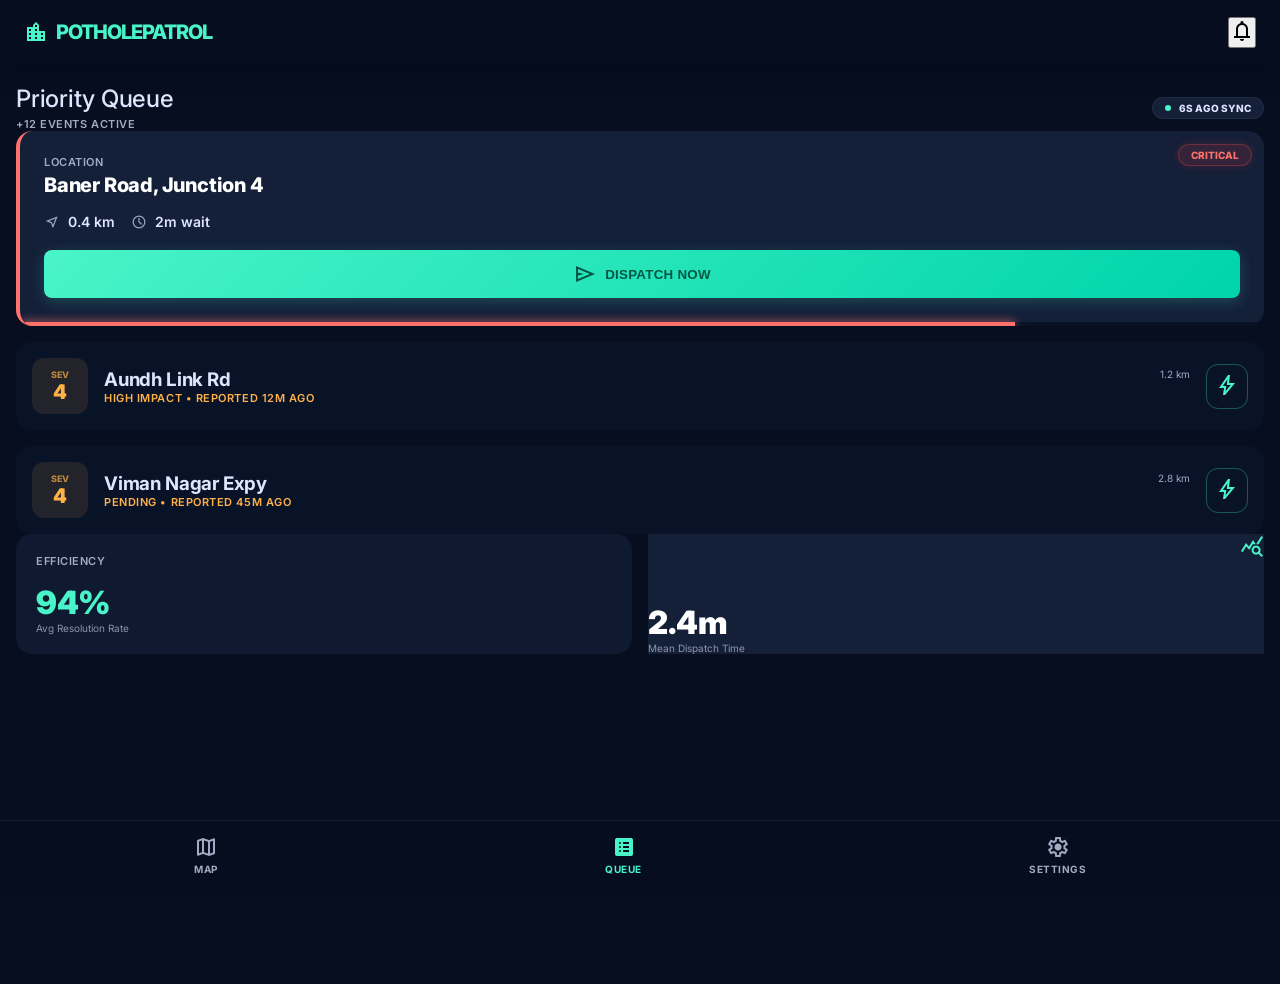
<file: Frontend/queue.html>
<!DOCTYPE html>
<html lang="en">
<head>
    <meta charset="utf-8"/>
    <meta content="width=device-width, initial-scale=1.0" name="viewport"/>
    <title>Priority Queue | PotholePatrol</title>
    <link href="https://fonts.googleapis.com/css2?family=Inter:wght@400;500;600;700;800&amp;display=swap" rel="stylesheet"/>
    <link href="https://fonts.googleapis.com/css2?family=Material+Symbols+Outlined:wght,FILL@100..700,0..1&amp;display=swap" rel="stylesheet"/>
    <link rel="stylesheet" href="style.css">
    <script src="script.js" defer></script>
</head>
<body>
    <header class="app-bar">
        <a href="index.html" class="app-logo">
            <span class="material-symbols-outlined">location_city</span>
            <h1>PotholePatrol</h1>
        </a>
        <button class="nav-icon-btn">
            <span class="material-symbols-outlined">notifications</span>
        </button>
    </header>

    <main class="container" style="margin-top: 84px;">
        <!-- Page Title -->
        <div class="flex justify-between items-center mb-6">
            <div>
                <h1 class="headline-sm">Priority Queue</h1>
                <p class="label-sm" style="color: var(--on-surface-variant); margin-top: 4px;">+12 Events Active</p>
            </div>
            <div class="status-chip" style="background: var(--surface-container-high); border: 1px solid var(--outline-variant);">
                <span class="animate-pulse" style="width: 6px; height: 6px; background: var(--primary); border-radius: 50%; margin-right: 8px;"></span>
                5S AGO SYNC
            </div>
        </div>

        <!-- Queue Items -->
        <div class="grid gap-4">
            <!-- Critical Item -->
            <div class="card card-high" style="position: relative; overflow: hidden; border-left: 4px solid var(--error); padding: 0;">
                <div style="position: absolute; top: 12px; right: 12px;">
                    <span class="status-chip chip-critical" style="background: rgba(239, 68, 68, 0.15); border: 1px solid rgba(239, 68, 68, 0.3);">CRITICAL</span>
                </div>
                <div style="padding: 24px;">
                    <p class="label-sm" style="color: var(--on-surface-variant); margin-bottom: 4px;">Location</p>
                    <h2 style="font-size: 1.25rem; font-weight: 800; color: white;">Baner Road, Junction 4</h2>
                    
                    <div class="flex gap-4 mt-4">
                        <div class="flex items-center gap-2">
                            <span class="material-symbols-outlined" style="font-size: 16px; color: var(--on-surface-variant);">near_me</span>
                            <span style="font-size: 14px; font-weight: 600;">0.4 km</span>
                        </div>
                        <div class="flex items-center gap-2">
                            <span class="material-symbols-outlined" style="font-size: 16px; color: var(--on-surface-variant);">schedule</span>
                            <span style="font-size: 14px; font-weight: 600;">2m wait</span>
                        </div>
                    </div>

                    <button class="btn-primary" style="width: 100%; margin-top: 20px; display: flex; align-items: center; justify-content: center; gap: 8px;">
                        <span class="material-symbols-outlined">send</span>
                        DISPATCH NOW
                    </button>
                </div>
                <!-- Progress Indicator -->
                <div style="height: 4px; width: 100%; background: var(--surface-container-low);">
                    <div style="height: 100%; width: 80%; background: var(--error); box-shadow: 0 0 10px var(--error);"></div>
                </div>
            </div>

            <!-- Standard Items -->
            <div class="card card-low flex items-center gap-4" style="padding: 16px;">
                <div class="status-chip chip-tertiary" style="width: 56px; height: 56px; border-radius: 12px; flex-direction: column; justify-content: center; background: rgba(255, 177, 72, 0.1); color: var(--tertiary);">
                    <span style="font-size: 9px; opacity: 0.7;">SEV</span>
                    <span style="font-size: 20px; font-weight: 900;">4</span>
                </div>
                <div style="flex: 1;">
                    <div class="flex justify-between">
                        <h3 style="font-weight: 700;">Aundh Link Rd</h3>
                        <span style="font-size: 10px; color: var(--on-surface-variant);">1.2 km</span>
                    </div>
                    <p class="label-sm" style="color: var(--tertiary);">High Impact • Reported 12m ago</p>
                </div>
                <button class="btn-secondary" style="padding: 8px; border-radius: 12px;">
                    <span class="material-symbols-outlined">bolt</span>
                </button>
            </div>

            <div class="card card-low flex items-center gap-4" style="padding: 16px;">
                <div class="status-chip chip-tertiary" style="width: 56px; height: 56px; border-radius: 12px; flex-direction: column; justify-content: center; background: rgba(255, 177, 72, 0.1); color: var(--tertiary);">
                    <span style="font-size: 9px; opacity: 0.7;">SEV</span>
                    <span style="font-size: 20px; font-weight: 900;">4</span>
                </div>
                <div style="flex: 1;">
                    <div class="flex justify-between">
                        <h3 style="font-weight: 700;">Viman Nagar Expy</h3>
                        <span style="font-size: 10px; color: var(--on-surface-variant);">2.8 km</span>
                    </div>
                    <p class="label-sm" style="color: var(--tertiary);">Pending • Reported 45m ago</p>
                </div>
                <button class="btn-secondary" style="padding: 8px; border-radius: 12px;">
                    <span class="material-symbols-outlined">bolt</span>
                </button>
            </div>
        </div>

        <!-- Dashboard Stats Grid -->
        <div class="grid gap-4 mt-8" style="grid-template-columns: 1fr 1fr;">
            <div class="card" style="display: flex; flex-direction: column; justify-content: space-between; height: 120px;">
                <p class="label-sm" style="color: var(--on-surface-variant);">Efficiency</p>
                <div>
                    <h2 style="font-size: 2rem; font-weight: 900; color: var(--primary);">94%</h2>
                    <p style="font-size: 10px; opacity: 0.6;">Avg Resolution Rate</p>
                </div>
            </div>
            <div class="card-high" style="display: flex; flex-direction: column; justify-content: space-between; height: 120px;">
                <span class="material-symbols-outlined animate-pulse" style="align-self: flex-end; color: var(--primary);">query_stats</span>
                <div>
                    <h2 style="font-size: 2rem; font-weight: 900; color: white;">2.4m</h2>
                    <p style="font-size: 10px; opacity: 0.6;">Mean Dispatch Time</p>
                </div>
            </div>
        </div>
    </main>

    <nav class="bottom-nav">
        <a href="index.html" class="nav-item">
            <span class="material-symbols-outlined">map</span>
            Map
        </a>
        <a href="queue.html" class="nav-item">
            <span class="material-symbols-outlined">list_alt</span>
            Queue
        </a>
        <a href="settings.html" class="nav-item">
            <span class="material-symbols-outlined">settings</span>
            Settings
        </a>
    </nav>
</body>
</html>
</file>
<file: Frontend/style.css>
/* 
 * PotholePatrol: Kinetic Command Center
 * Core Stylesheet (Design System v1.0)
 */

@import url('https://fonts.googleapis.com/css2?family=Inter:wght@100..900&display=swap');

:root {
    /* Color Palette - Tonal Architecture */
    --primary: #49f4c8;
    --primary-container: #00d4aa;
    --on-primary: #005745;
    
    --surface: #060e20;
    --surface-bright: #1f2b49;
    --surface-dim: #060e20;
    
    --surface-container-lowest: #000000;
    --surface-container-low: #091328;
    --surface-container: #0f1930;
    --surface-container-high: #141f38;
    --surface-container-highest: #192540;
    
    --on-surface: #dee5ff;
    --on-surface-variant: #a3aac4;
    
    --error: #ff716c;
    --error-container: #9f0519;
    --on-error: #490006;
    
    --tertiary: #ffb148;
    --tertiary-container: #f8a010;
    
    --outline: #6d758c;
    --outline-variant: rgba(109, 117, 140, 0.15);

    /* Typography Scales */
    --font-main: 'Inter', sans-serif;
    
    --display-lg: 3.5rem;
    --headline-sm: 1.5rem;
    --body-md: 0.875rem;
    --label-sm: 0.6875rem;

    /* Spacing & Radii */
    --radius-sm: 4px;
    --radius-md: 8px;
    --radius-lg: 12px;
    --radius-xl: 16px;
    --radius-full: 9999px;
}

/* Global Reset & Base */
* {
    margin: 0;
    padding: 0;
    box-sizing: border-box;
    -webkit-font-smoothing: antialiased;
}

body {
    background-color: var(--surface);
    color: var(--on-surface);
    font-family: 'Inter', system-ui, -apple-system, sans-serif;
    margin: 0;
    padding: 0;
    overflow-x: hidden;
    min-height: 100vh;
    animation: page-fade-in 0.6s ease-out;
    padding-bottom: 80px; /* Space for bottom nav */
}

@keyframes page-fade-in {
    from { opacity: 0; transform: translateY(4px); }
    to { opacity: 1; transform: translateY(0); }
}

/* Typography Implementation */
h1, h2, h3, .headline {
    font-weight: 500;
    letter-spacing: -0.01em;
}

.display-lg {
    font-size: var(--display-lg);
    font-weight: 800;
    letter-spacing: -0.02em;
}

.headline-sm {
    font-size: var(--headline-sm);
    font-weight: 500;
}

.label-sm {
    font-size: var(--label-sm);
    text-transform: uppercase;
    letter-spacing: 0.05em;
    font-weight: 600;
}

/* Layout Utilities (Minimal Set for Flexibility) */
.container { padding: 0 16px; }
.flex { display: flex; }
.grid { display: grid; }
.items-center { align-items: center; }
.justify-between { justify-content: space-between; }
.gap-2 { gap: 8px; }
.gap-4 { gap: 16px; }
.w-full { width: 100%; }
.mt-4 { margin-top: 16px; }
.mb-4 { margin-bottom: 16px; }

/* Components - Kinetic Command Center */

/* App Bar (Header) */
header.app-bar {
    position: fixed;
    top: 0;
    left: 0;
    width: 100%;
    height: 64px;
    background: rgba(6, 14, 32, 0.8);
    backdrop-filter: blur(20px);
    -webkit-backdrop-filter: blur(20px);
    z-index: 100;
    display: flex;
    align-items: center;
    justify-content: space-between;
    padding: 0 24px;
    box-shadow: 0 4px 30px rgba(0, 0, 0, 0.3);
}

.app-logo {
    display: flex;
    align-items: center;
    gap: 8px;
    color: var(--primary);
    text-decoration: none;
}

.app-logo span { font-size: 24px; }
.app-logo h1 {
    font-size: 1.25rem;
    font-weight: 800;
    letter-spacing: -0.05em;
    text-transform: uppercase;
}

/* Bottom Navigation */
nav.bottom-nav {
    position: fixed;
    bottom: 0;
    left: 0;
    width: 100%;
    height: 80px;
    background: rgba(6, 14, 32, 0.9);
    backdrop-filter: blur(12px);
    -webkit-backdrop-filter: blur(12px);
    border-top: 1px solid var(--outline-variant);
    display: flex;
    justify-content: space-around;
    align-items: center;
    padding-bottom: 12px;
    z-index: 100;
}

.nav-item {
    display: flex;
    flex-direction: column;
    align-items: center;
    text-decoration: none;
    color: var(--on-surface-variant);
    font-size: 10px;
    font-weight: 700;
    text-transform: uppercase;
    letter-spacing: 0.05em;
    transition: all 0.2s ease;
}

.nav-item.active {
    color: var(--primary);
}

.nav-item span {
    font-size: 24px;
    margin-bottom: 4px;
}

.nav-item:active { transform: scale(0.9); }

/* Cards */
.card {
    background-color: var(--surface-container);
    border-radius: var(--radius-xl);
    padding: 20px;
    transition: background-color 0.2s ease;
}

.card-low { background-color: var(--surface-container-low); }
.card-high { background-color: var(--surface-container-high); }

/* Buttons */
.btn-primary {
    background: linear-gradient(135deg, var(--primary) 0%, var(--primary-container) 100%);
    color: var(--on-primary);
    border: none;
    padding: 12px 24px;
    border-radius: var(--radius-md);
    font-weight: 700;
    text-transform: uppercase;
    letter-spacing: 0.02em;
    cursor: pointer;
    transition: transform 0.1s ease, box-shadow 0.2s ease;
    box-shadow: 0 4px 15px rgba(73, 244, 200, 0.2);
}

.btn-primary:active { transform: scale(0.96); }

.btn-secondary {
    background: transparent;
    border: 1px solid rgba(73, 244, 200, 0.3);
    color: var(--primary);
    padding: 10px 20px;
    border-radius: var(--radius-md);
    font-weight: 600;
    cursor: pointer;
}

/* Status Chips */
.status-chip {
    display: inline-flex;
    align-items: center;
    padding: 4px 12px;
    border-radius: var(--radius-full);
    font-size: 10px;
    font-weight: 800;
    text-transform: uppercase;
}

.chip-critical {
    background: rgba(239, 68, 68, 0.1);
    color: var(--error);
    box-shadow: 0 0 8px rgba(239, 68, 68, 0.2);
}

.chip-success {
    background: rgba(73, 244, 200, 0.1);
    color: var(--primary);
}

/* Glow Effects */
.glow-primary { box-shadow: 0 0 20px rgba(73, 244, 200, 0.2); }
.glow-error { box-shadow: 0 0 20px rgba(255, 113, 108, 0.2); }

/* Custom Scrollbar */
::-webkit-scrollbar { width: 4px; }
::-webkit-scrollbar-track { background: var(--surface); }
::-webkit-scrollbar-thumb {
    background: var(--surface-container-highest);
    border-radius: 10px;
}

/* Animations */
@keyframes pulse-light {
    0%, 100% { opacity: 1; transform: scale(1); }
    50% { opacity: 0.7; transform: scale(0.95); }
}

.animate-pulse { animation: pulse-light 2s infinite; }
</file>
